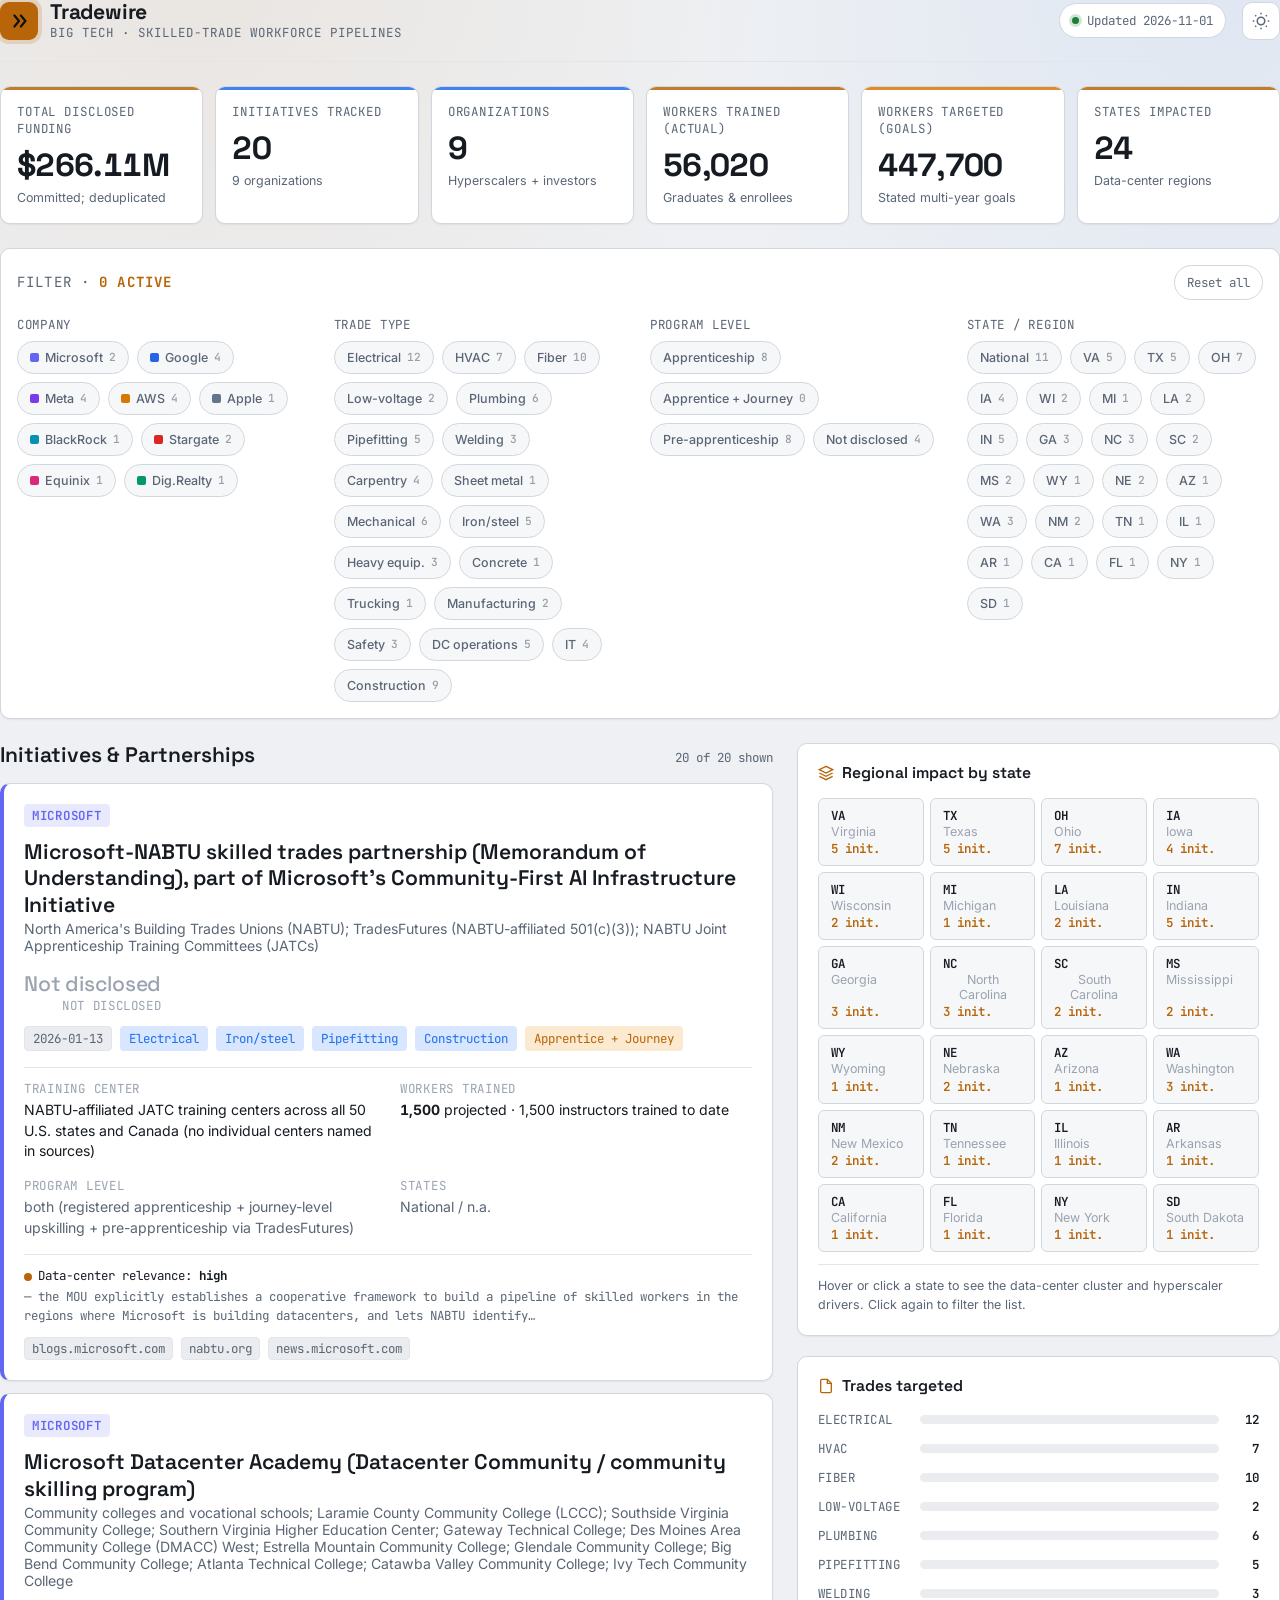
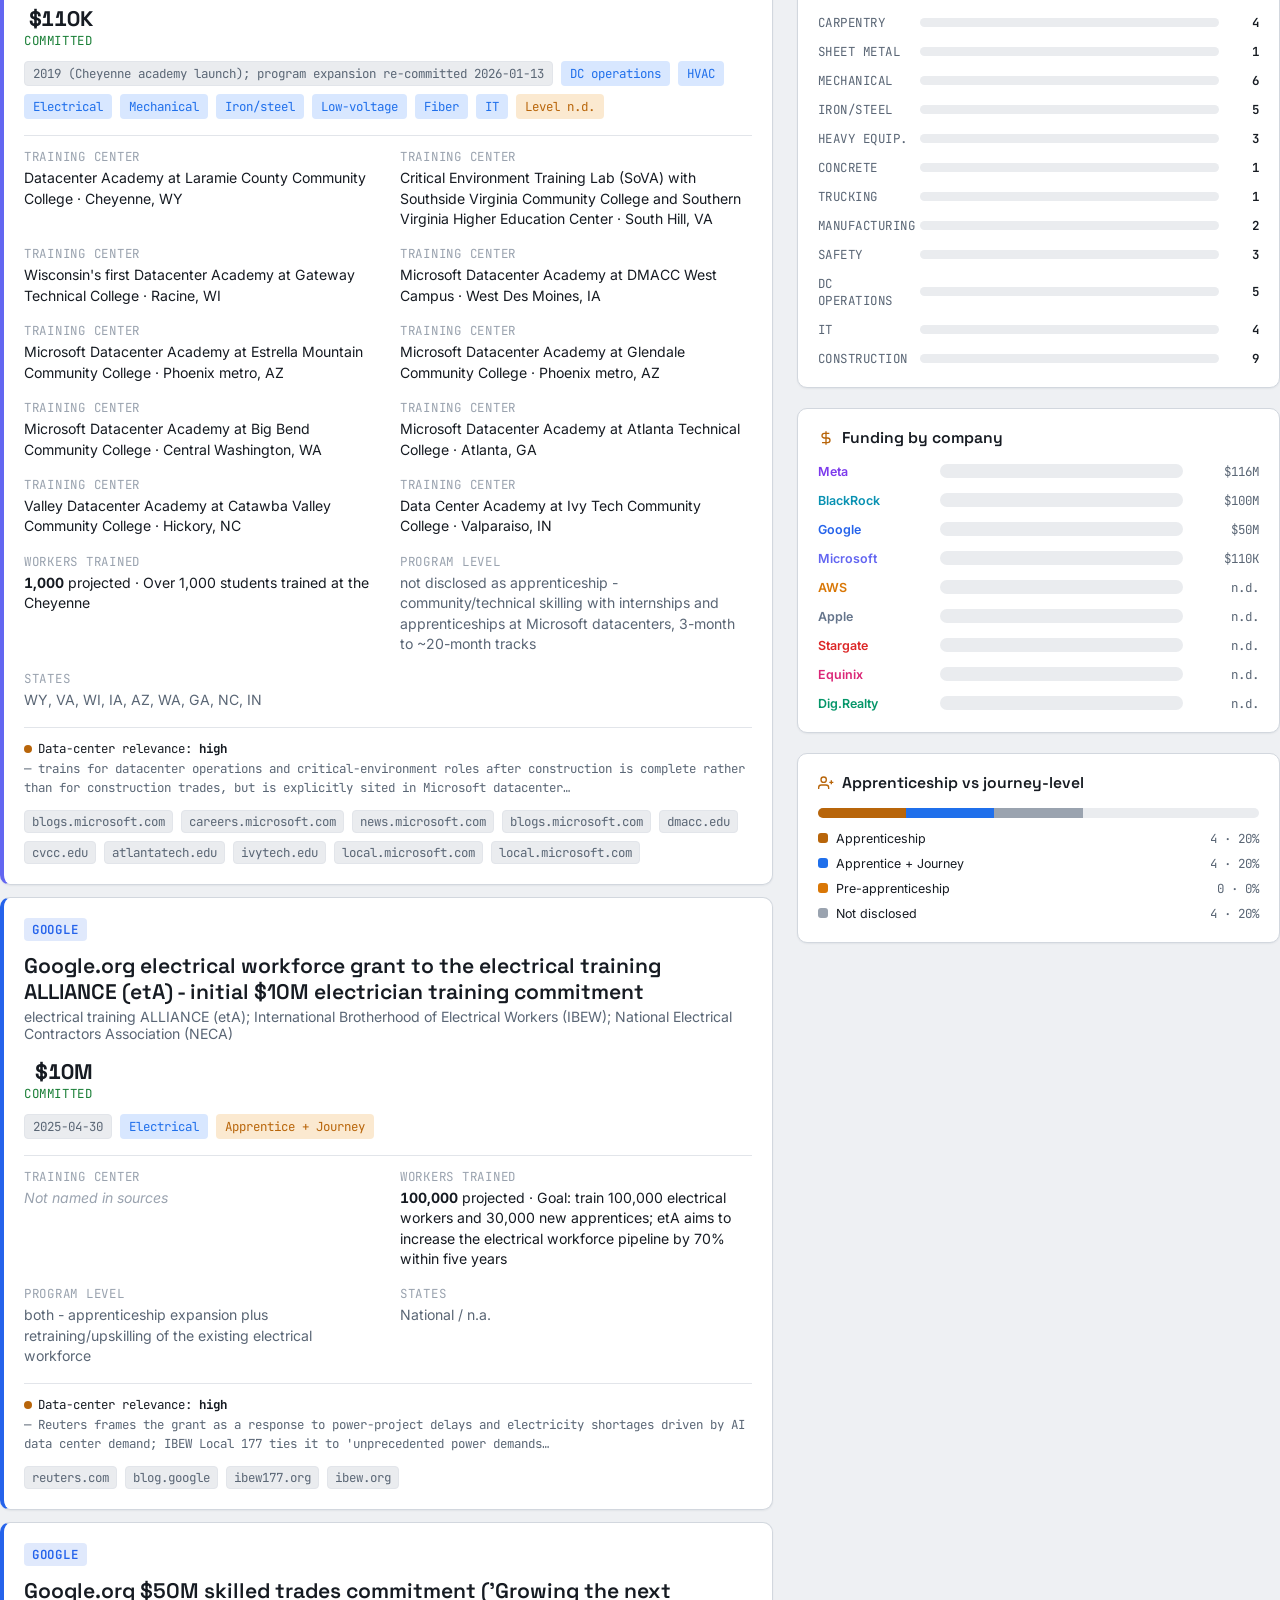
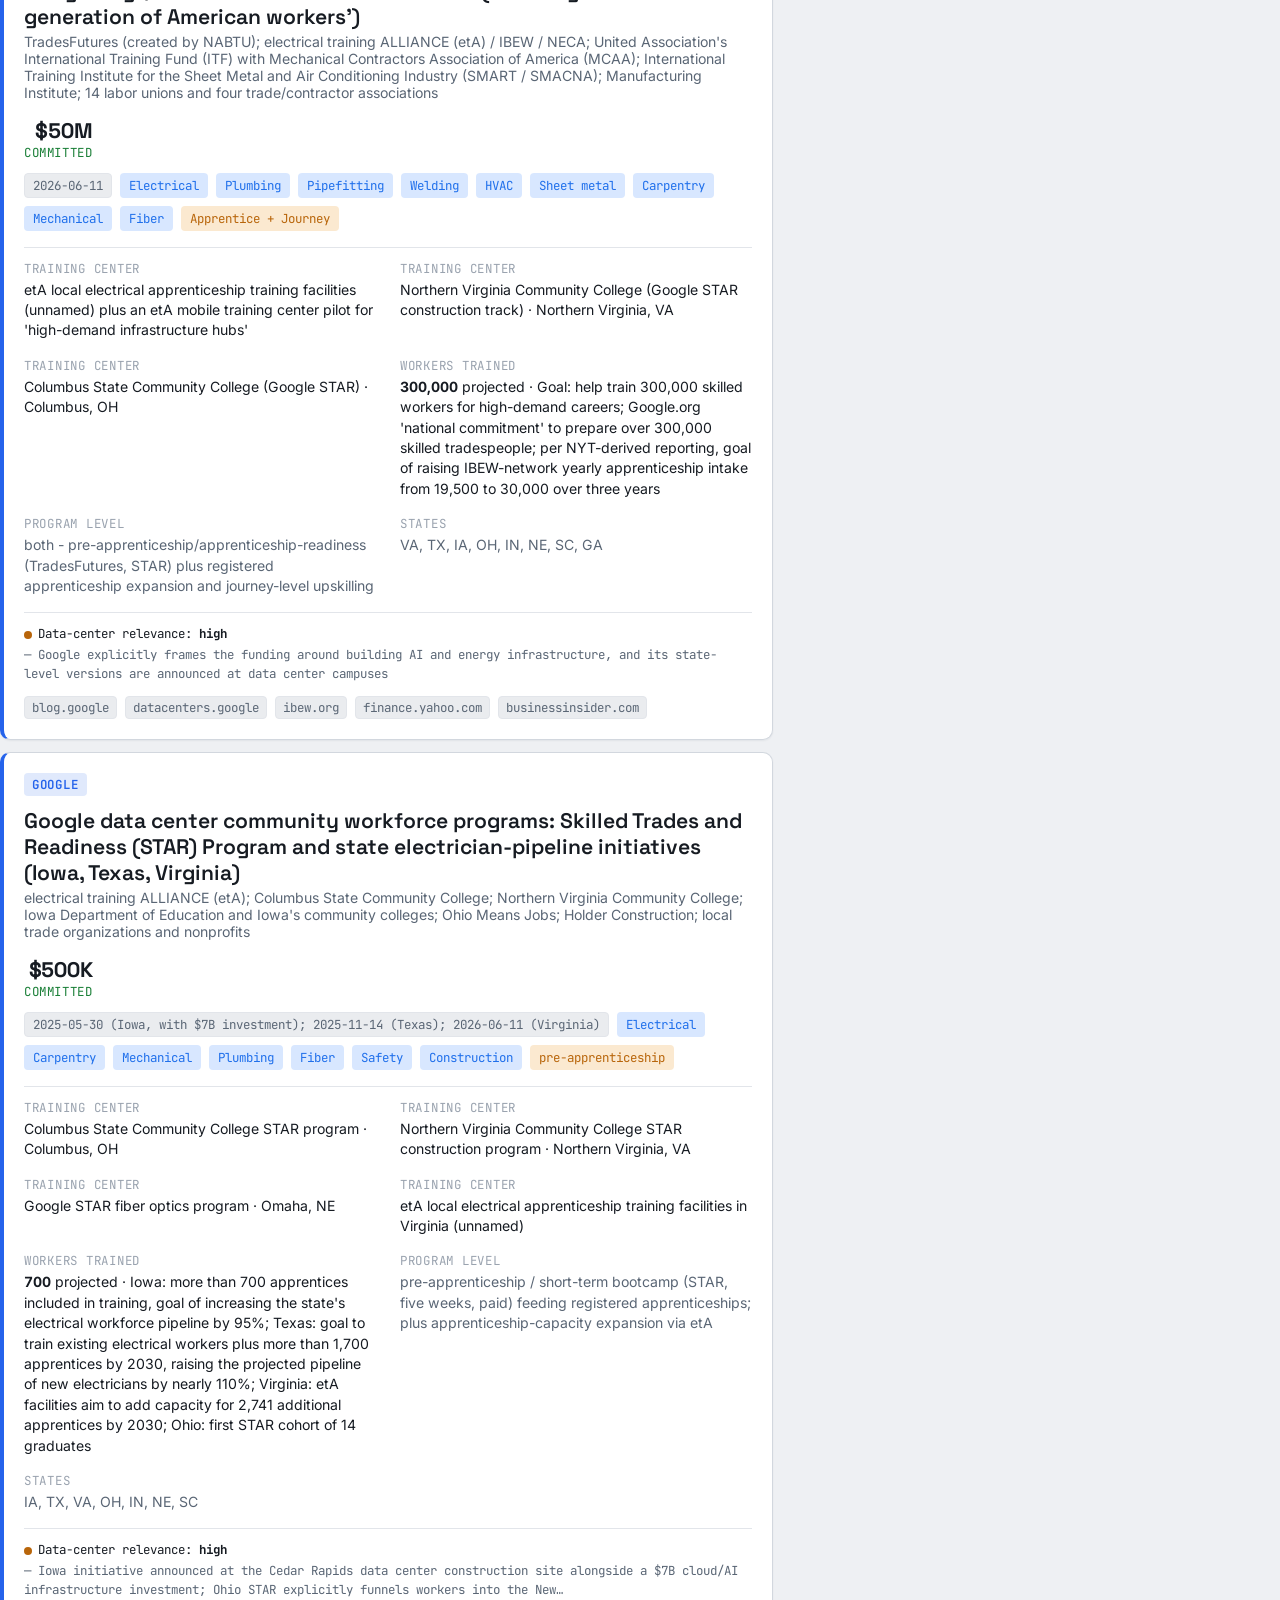
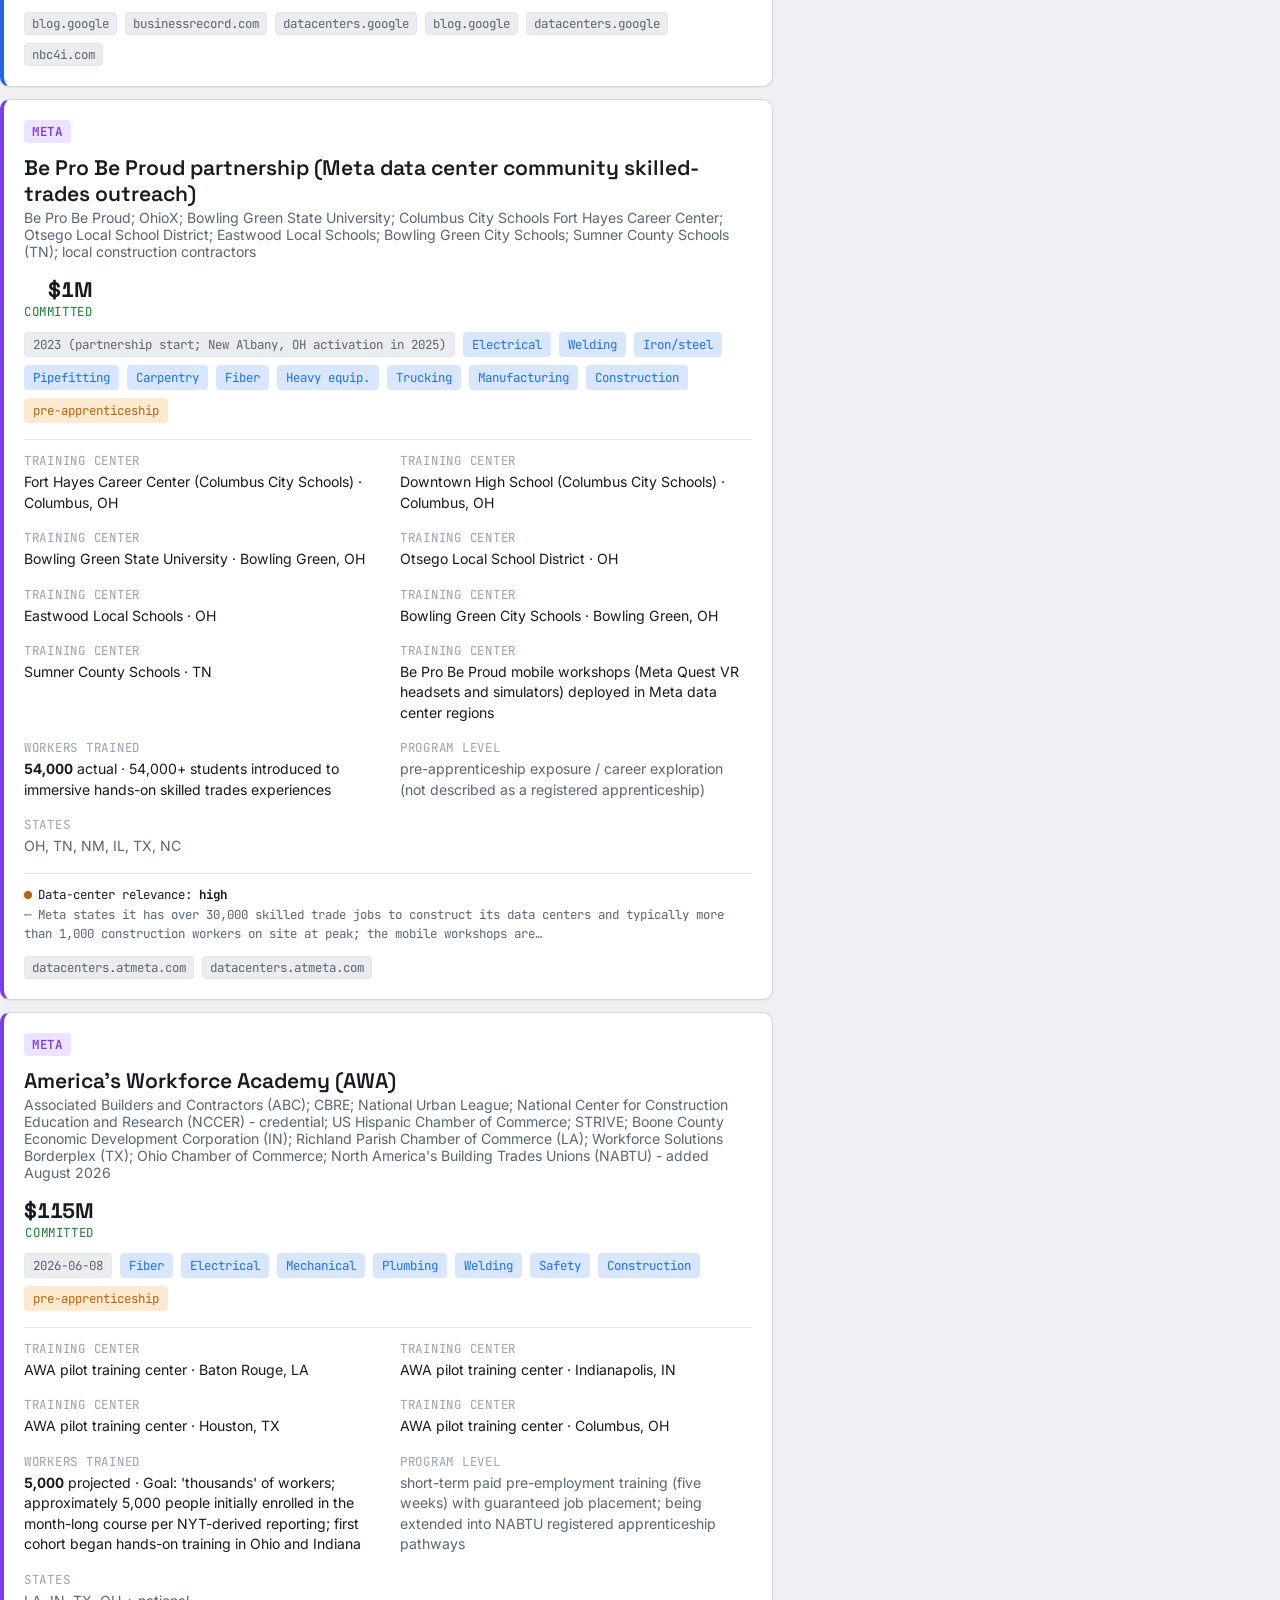
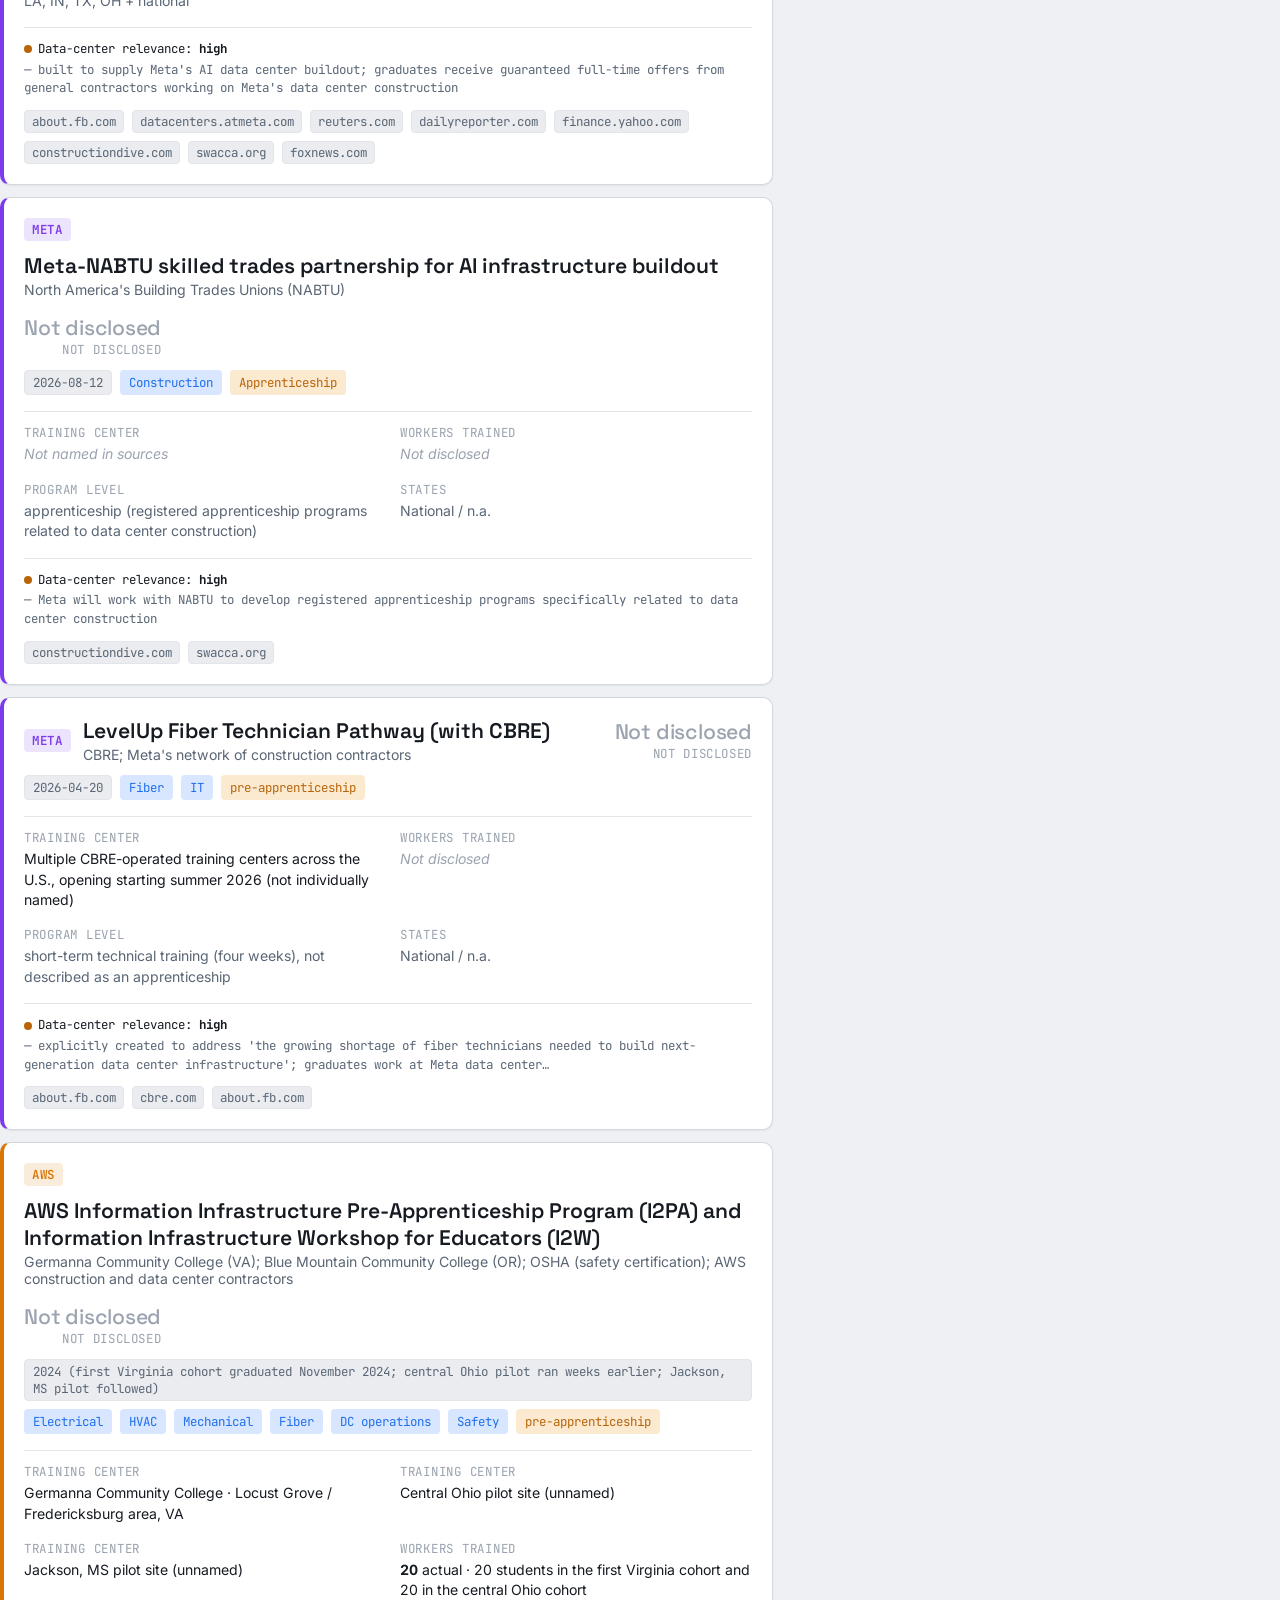
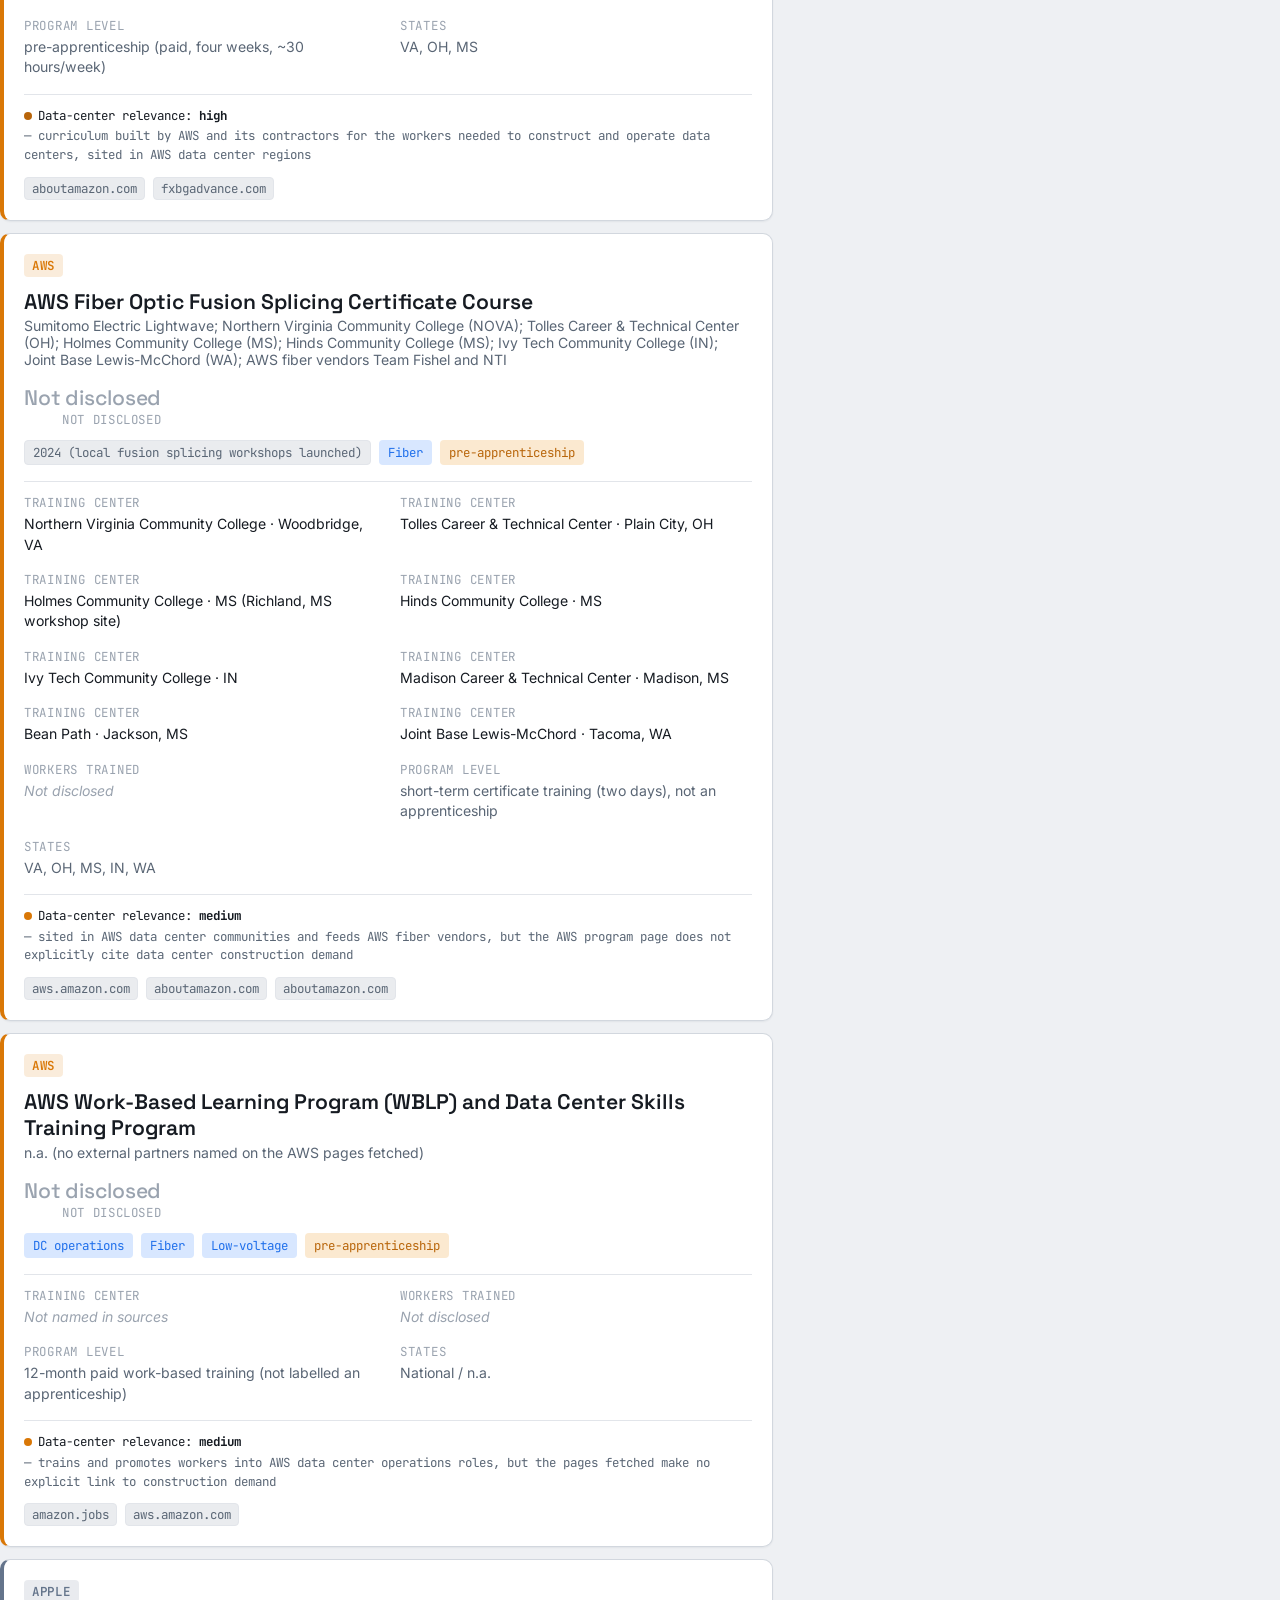
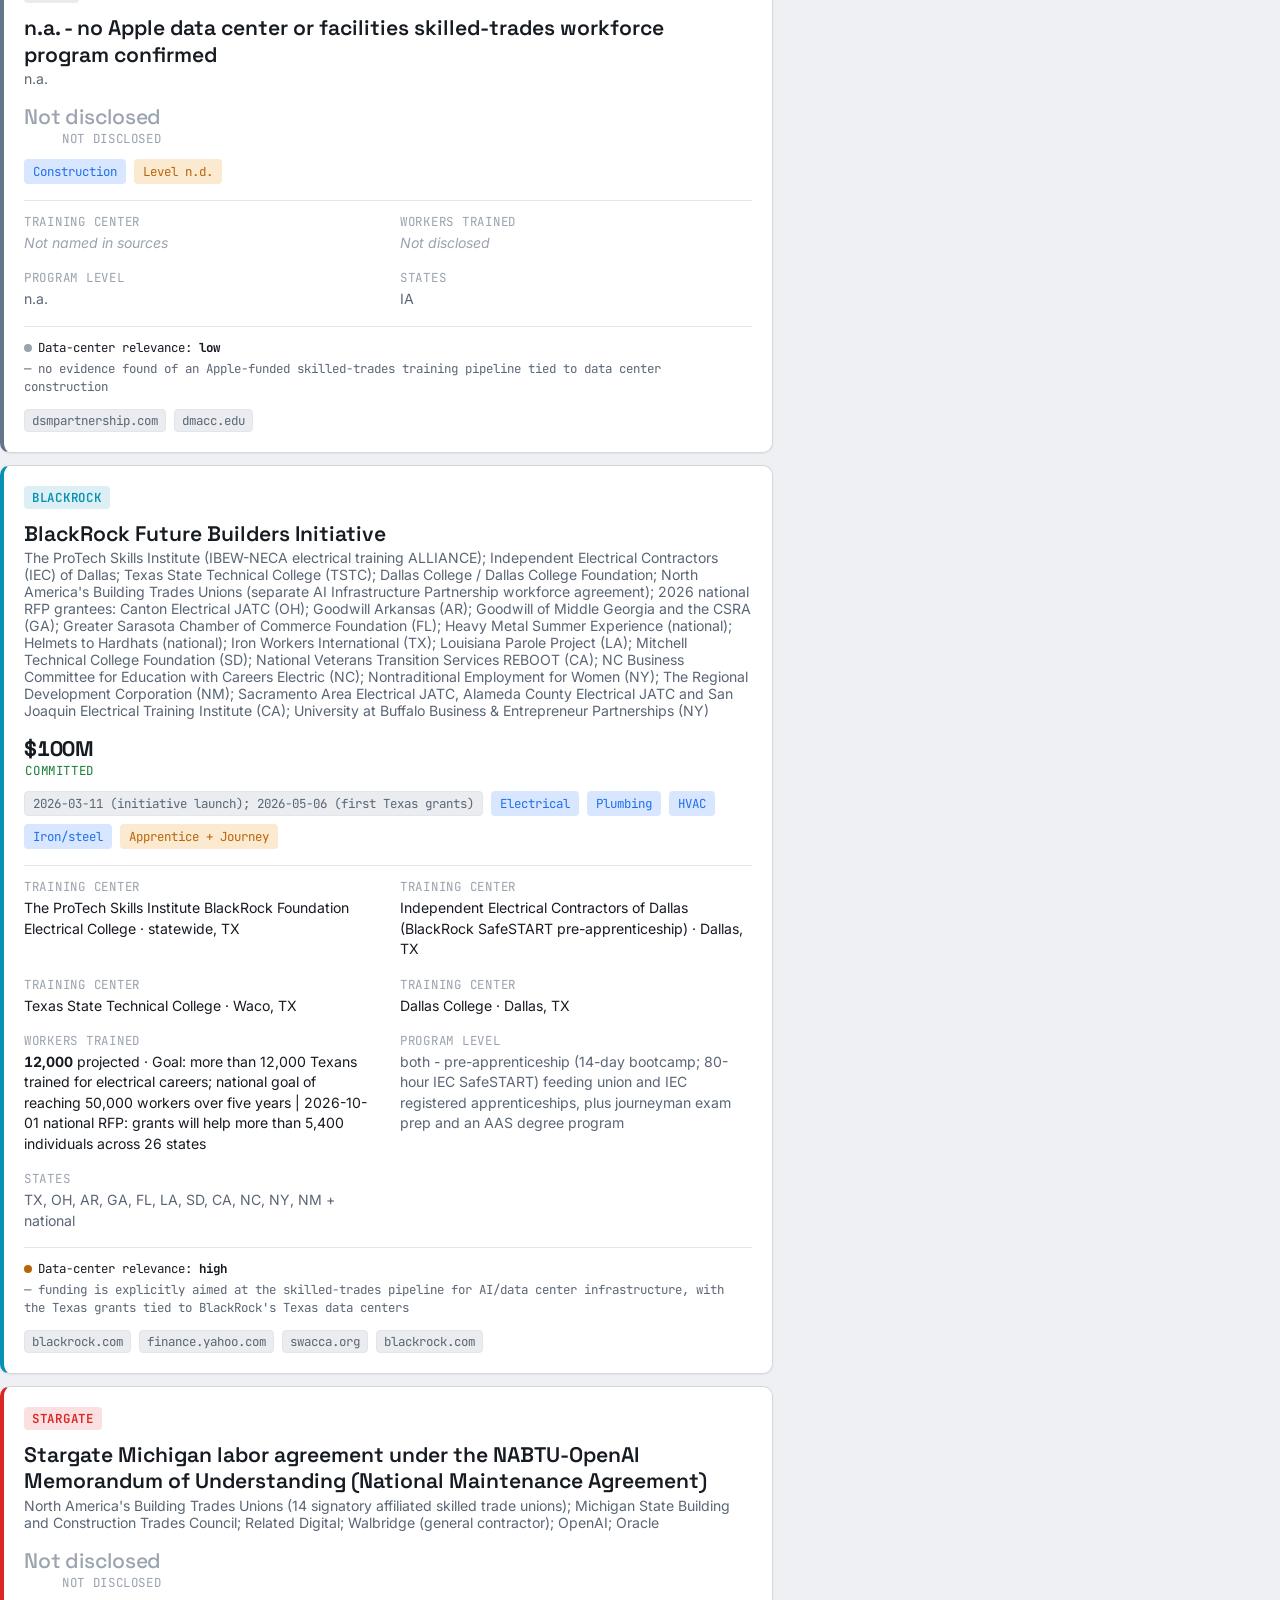
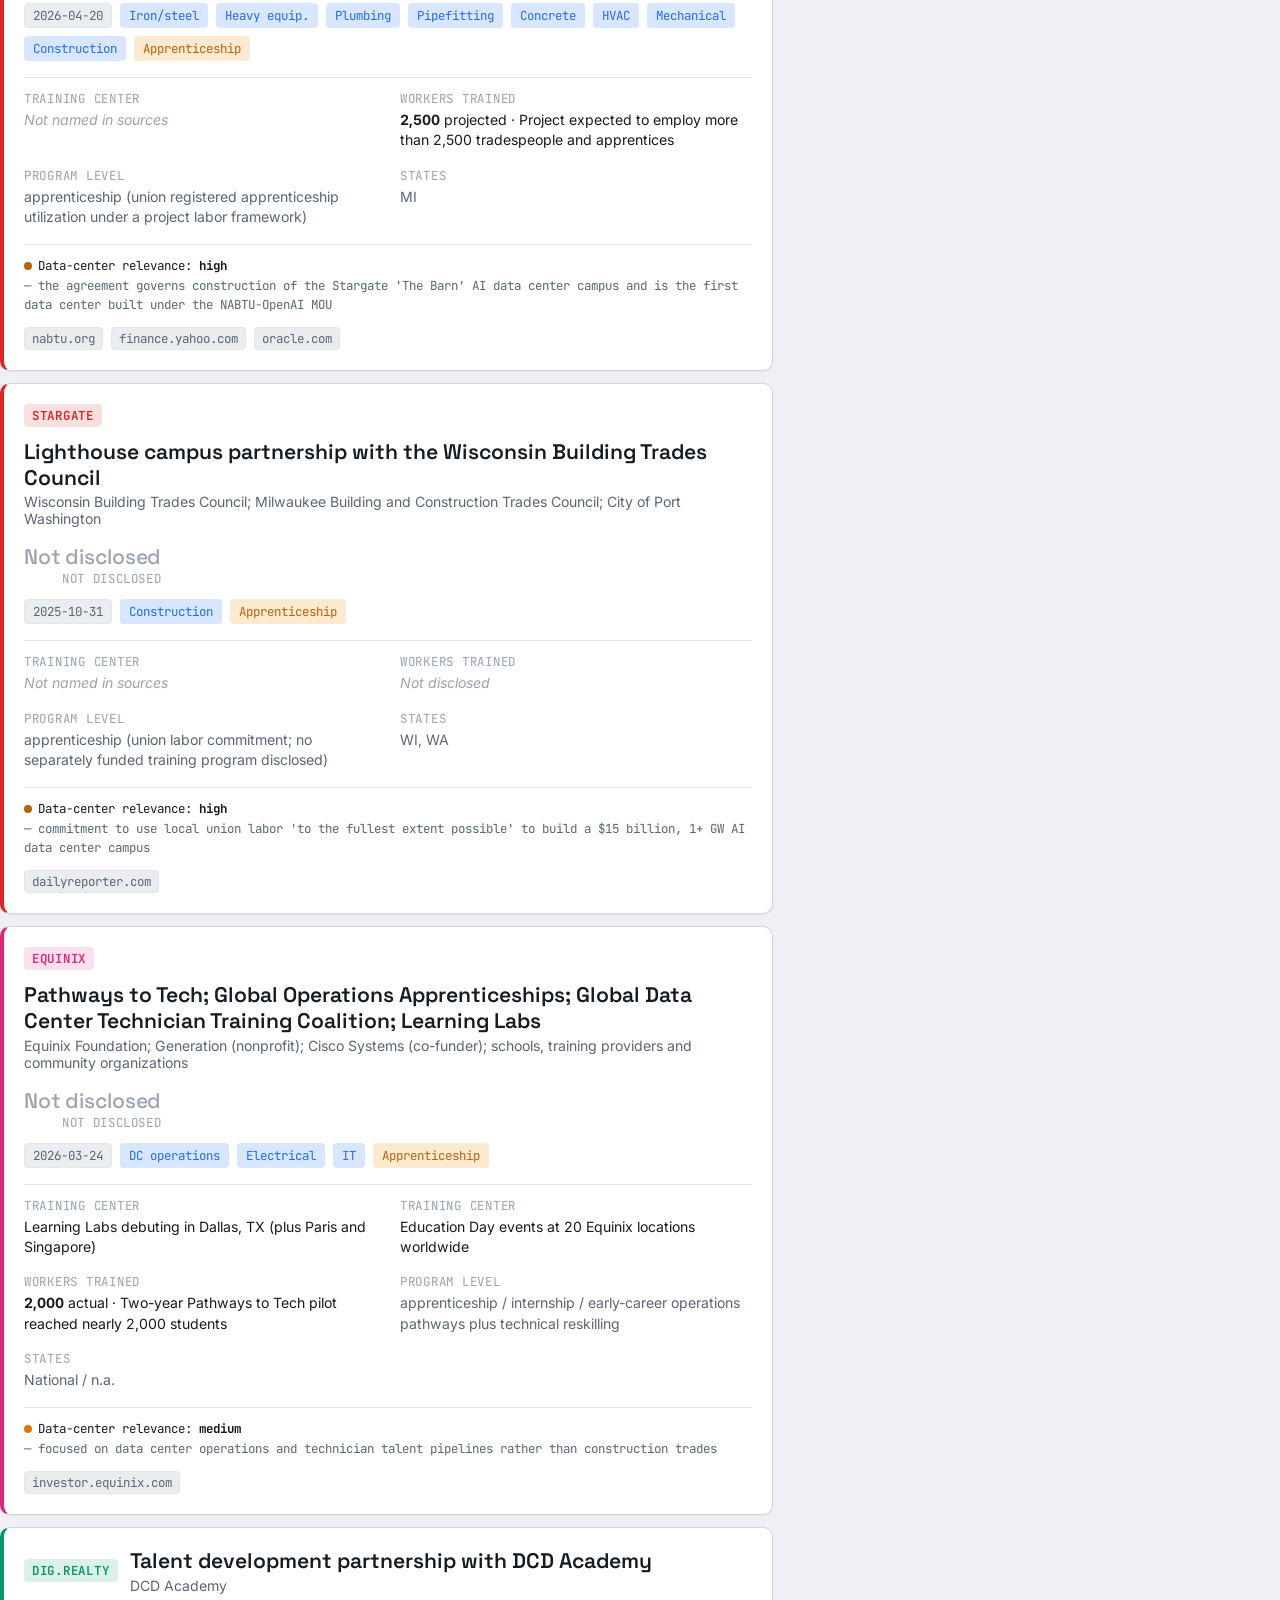
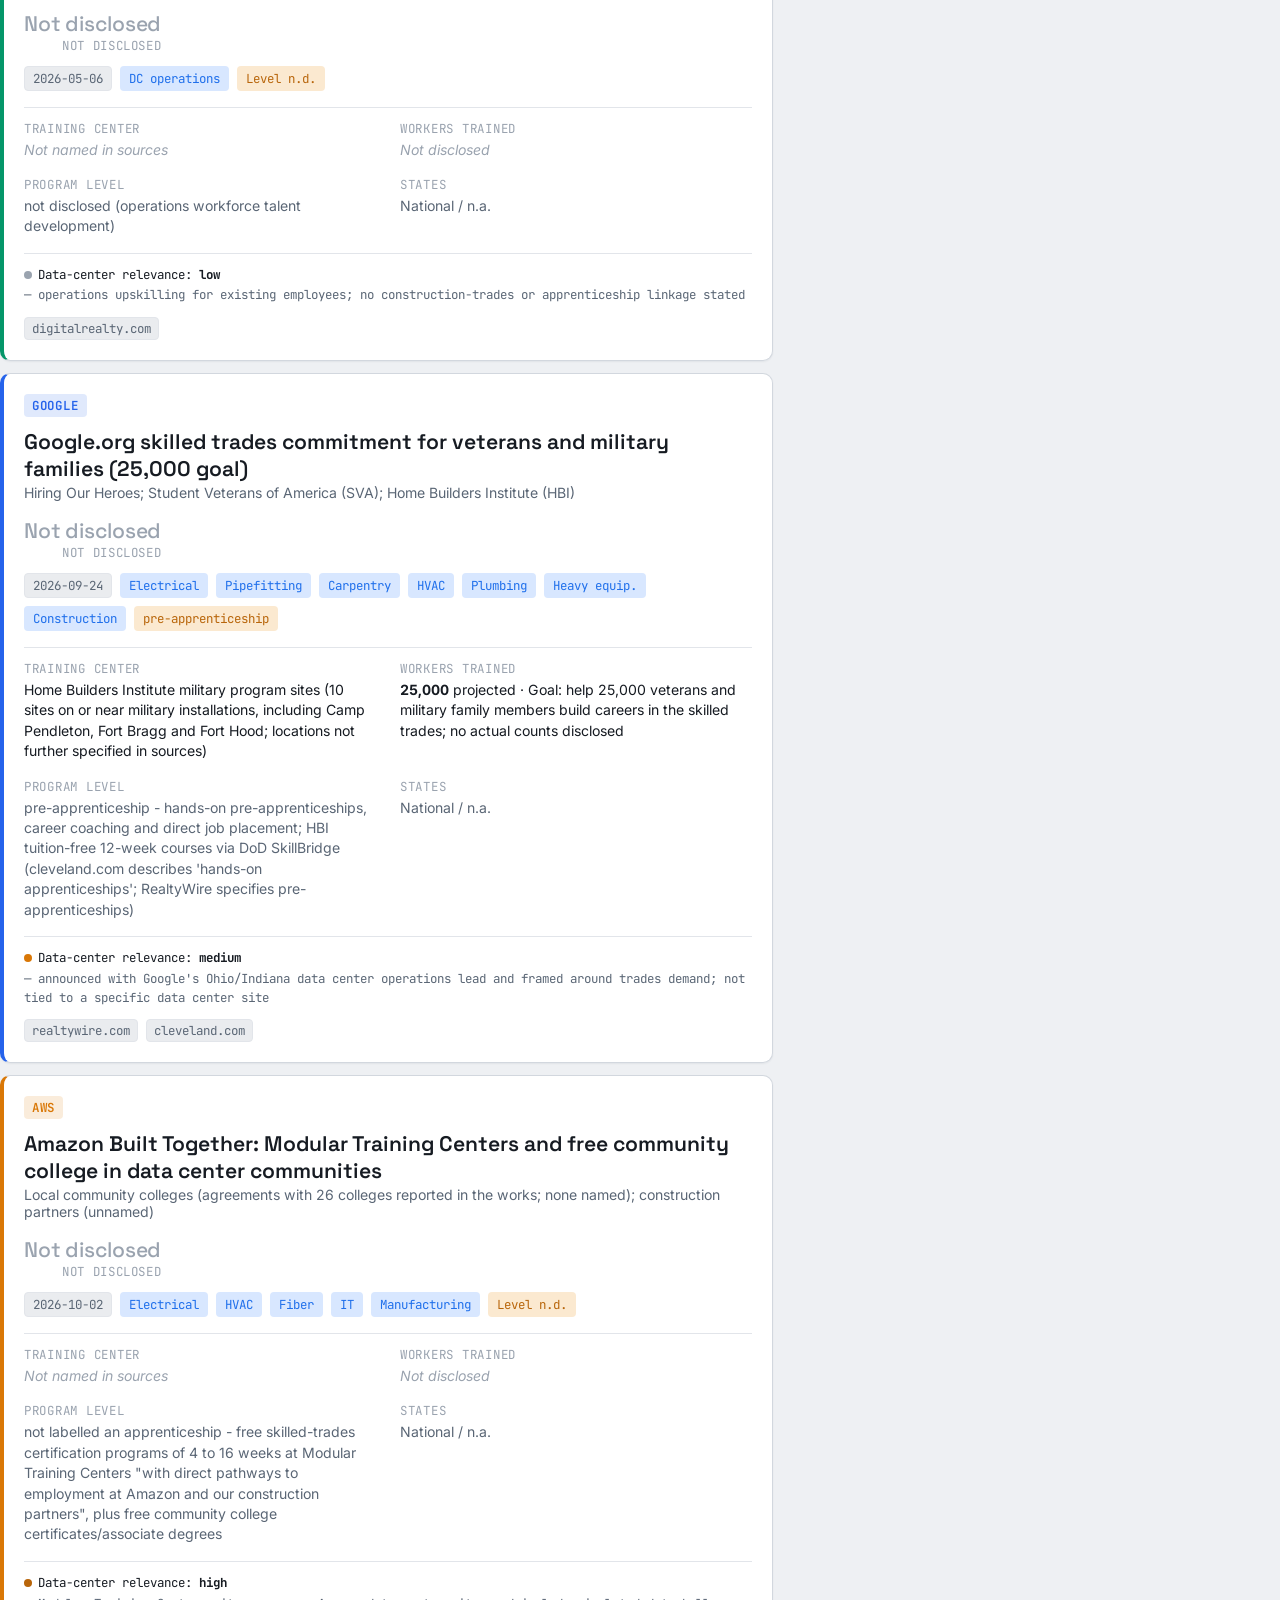
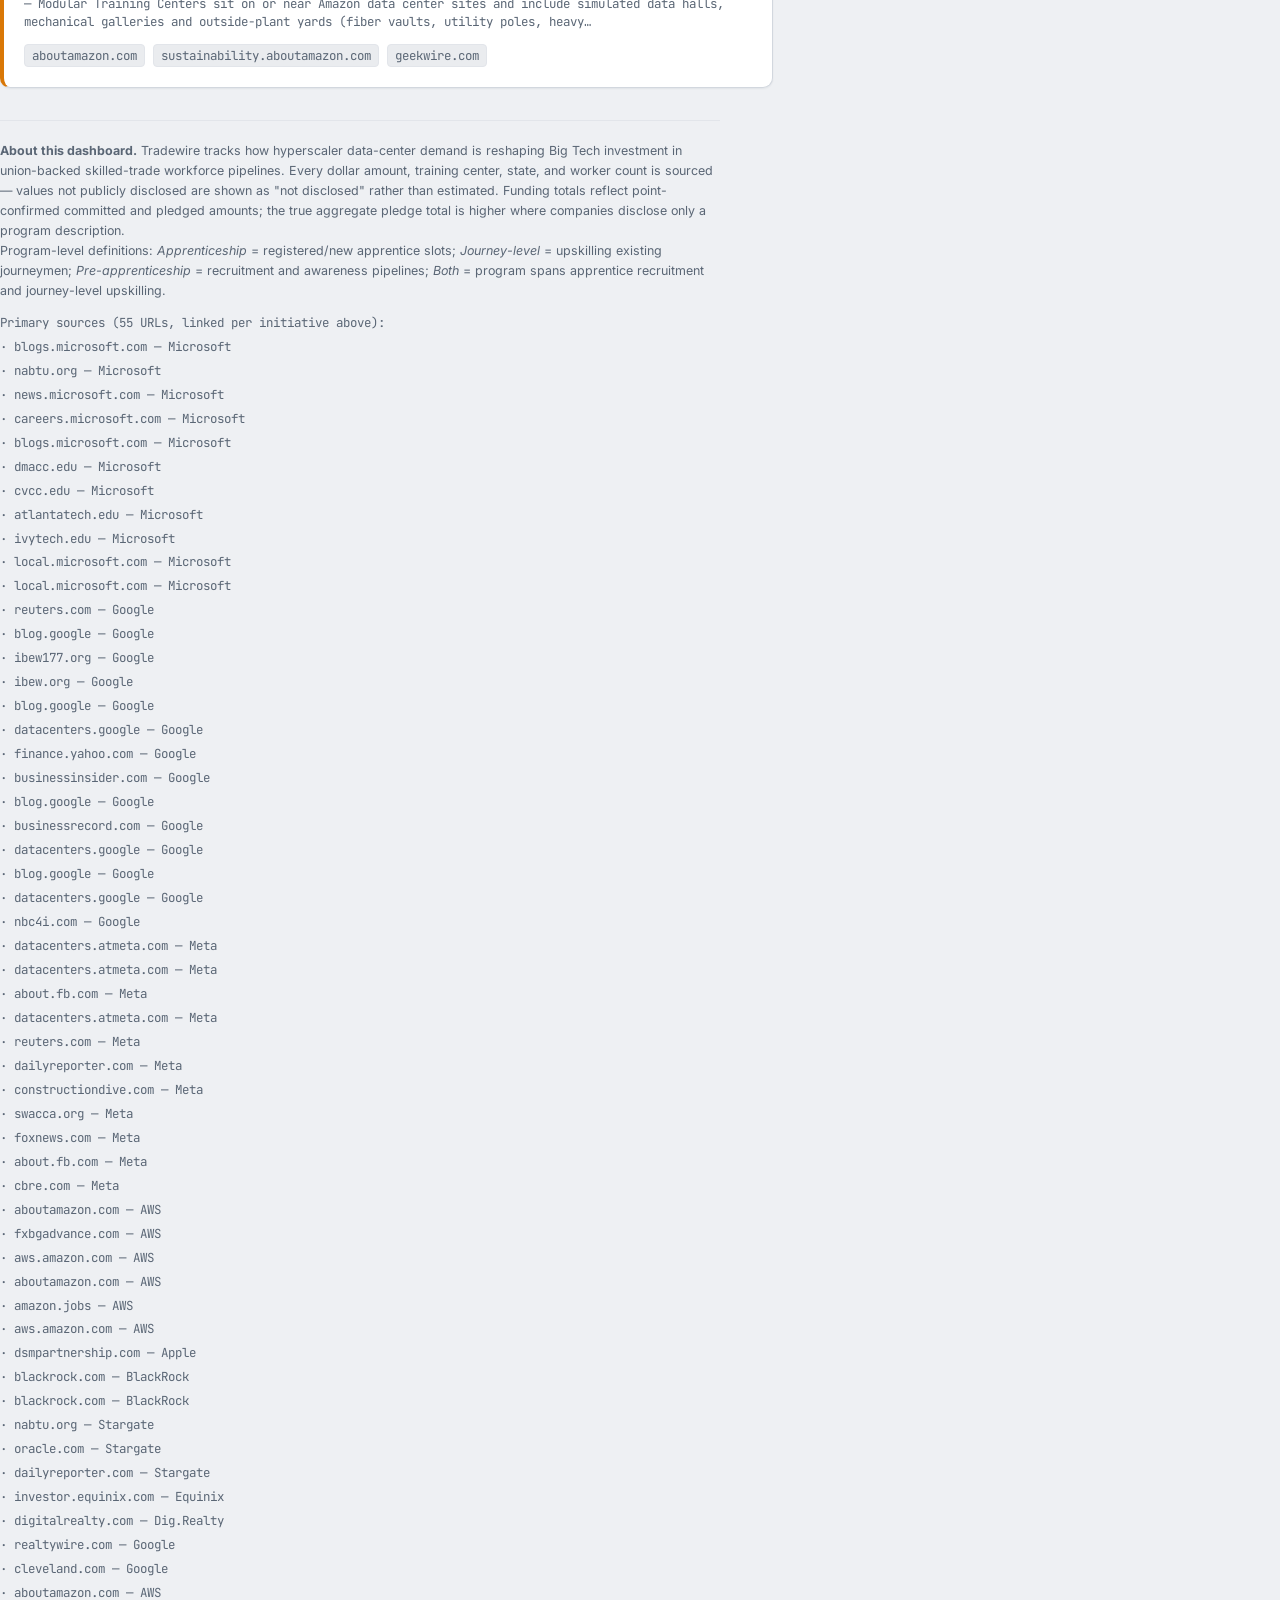
<file: index.html>
<!DOCTYPE html>
<html lang="en" data-theme="dark">
<head>
<meta charset="UTF-8" />
<meta name="viewport" content="width=device-width, initial-scale=1.0" />
<title>Tradewire — Big Tech Skilled-Trade Workforce Pipeline</title>
<meta name="description" content="Dashboard tracking hyperscaler investments in union-backed skilled-trade workforce pipelines driven by data-center demand." />
<link rel="preconnect" href="https://fonts.googleapis.com" />
<link rel="preconnect" href="https://fonts.gstatic.com" crossorigin />
<link rel="stylesheet" href="styles.css" />
<link rel="icon" href="data:image/svg+xml,<svg xmlns='http://www.w3.org/2000/svg' viewBox='0 0 24 24'><rect width='24' height='24' rx='5' fill='%23f5a623'/><path d='M7 6l5 6-5 6M14 6l5 6-5 6' stroke='%230d1117' stroke-width='2.4' fill='none' stroke-linecap='round' stroke-linejoin='round'/></svg>" />
</head>
<body>
<div class="shell">

  <!-- ============ TOP BAR ============ -->
  <header class="topbar">
    <div class="brand">
      <span class="brand-mark" aria-hidden="true">
        <svg viewBox="0 0 24 24" fill="none" stroke="currentColor" stroke-width="2.4" stroke-linecap="round" stroke-linejoin="round"><path d="M7 6l5 6-5 6M14 6l5 6-5 6"/></svg>
      </span>
      <div class="brand-text">
        <h1>Tradewire</h1>
        <div class="sub">Big Tech · Skilled-Trade Workforce Pipelines</div>
      </div>
    </div>
    <div class="topbar-spacer"></div>
    <span class="meta-chip"><span class="dot"></span><span id="lastUpdated">Live dataset</span></span>
    <button class="theme-toggle" data-theme-toggle aria-label="Switch to light mode">
      <svg width="18" height="18" viewBox="0 0 24 24" fill="none" stroke="currentColor" stroke-width="2"><circle cx="12" cy="12" r="5"/><path d="M12 1v2M12 21v2M4.22 4.22l1.42 1.42M18.36 18.36l1.42 1.42M1 12h2M21 12h2M4.22 19.78l1.42-1.42M18.36 5.64l1.42-1.42"/></svg>
    </button>
  </header>

  <!-- ============ KPI ROW ============ -->
  <section class="kpi-row" id="kpiRow" aria-label="Key metrics"></section>

  <!-- ============ FILTER BAR ============ -->
  <section class="filters" aria-label="Filters">
    <div class="filter-head">
      <span class="filter-title">Filter · <b id="filterCount">0 active</b></span>
      <button class="reset-btn" id="resetBtn">Reset all</button>
    </div>
    <div class="filter-grid">
      <div class="filter-group">
        <label>Company</label>
        <div class="chip-row" id="fCompany"></div>
      </div>
      <div class="filter-group">
        <label>Trade type</label>
        <div class="chip-row" id="fTrade"></div>
      </div>
      <div class="filter-group">
        <label>Program level</label>
        <div class="chip-row" id="fProgram"></div>
      </div>
      <div class="filter-group">
        <label>State / region</label>
        <div class="chip-row" id="fState"></div>
      </div>
    </div>
  </section>

  <!-- ============ MAIN GRID ============ -->
  <div class="main-grid">

    <!-- LEFT: initiative list -->
    <main>
      <div class="section-head">
        <h2>Initiatives &amp; Partnerships</h2>
        <span class="count" id="initCount"></span>
      </div>
      <div class="init-list" id="initList"></div>
    </main>

    <!-- RIGHT: sidebar -->
    <aside>
      <div class="panel">
        <h3><span class="h-ico"><svg width="16" height="16" viewBox="0 0 24 24" fill="none" stroke="currentColor" stroke-width="2"><path d="M12 2L2 7l10 5 10-5-10-5z"/><path d="M2 17l10 5 10-5M2 12l10 5 10-5"/></svg></span>Regional impact by state</h3>
        <div class="state-grid" id="stateGrid"></div>
        <div class="state-note" id="stateNote">Hover or click a state to see the data-center cluster and hyperscaler drivers. Click again to filter the list.</div>
      </div>

      <div class="panel">
        <h3><span class="h-ico"><svg width="16" height="16" viewBox="0 0 24 24" fill="none" stroke="currentColor" stroke-width="2"><path d="M14 2H6a2 2 0 00-2 2v16a2 2 0 002 2h12a2 2 0 002-2V8z"/><path d="M14 2v6h6"/></svg></span>Trades targeted</h3>
        <div class="trade-list" id="tradeList"></div>
      </div>

      <div class="panel">
        <h3><span class="h-ico"><svg width="16" height="16" viewBox="0 0 24 24" fill="none" stroke="currentColor" stroke-width="2"><path d="M12 2v20M17 5H9.5a3.5 3.5 0 100 7h5a3.5 3.5 0 110 7H6"/></svg></span>Funding by company</h3>
        <div class="company-bars" id="companyBars"></div>
      </div>

      <div class="panel">
        <h3><span class="h-ico"><svg width="16" height="16" viewBox="0 0 24 24" fill="none" stroke="currentColor" stroke-width="2"><path d="M16 21v-2a4 4 0 00-4-4H5a4 4 0 00-4 4v2"/><circle cx="8.5" cy="7" r="4"/><path d="M20 8v6M23 11h-6"/></svg></span>Apprenticeship vs journey-level</h3>
        <div class="prog-split" id="progSplit"></div>
        <div class="prog-legend" id="progLegend"></div>
      </div>
    </aside>

  </div>

  <!-- ============ FOOTNOTE ============ -->
  <footer class="foot-note">
    <p><strong>About this dashboard.</strong> Tradewire tracks how hyperscaler data-center demand is reshaping Big Tech investment in union-backed skilled-trade workforce pipelines. Every dollar amount, training center, state, and worker count is sourced — values not publicly disclosed are shown as "not disclosed" rather than estimated. Funding totals reflect point-confirmed committed and pledged amounts; the true aggregate pledge total is higher where companies disclose only a program description.</p>
    <p>Program-level definitions: <em>Apprenticeship</em> = registered/new apprentice slots; <em>Journey-level</em> = upskilling existing journeymen; <em>Pre-apprenticeship</em> = recruitment and awareness pipelines; <em>Both</em> = program spans apprentice recruitment and journey-level upskilling.</p>
    <div class="src-list" id="allSources"></div>
  </footer>

</div>

<script src="data.js"></script>
<script src="app.js"></script>
<script data-pplx-inline-edit>
(function () {
  if (window === window.top) return;

  const allowedParentOrigins = ["https://www.perplexity.ai","https://perplexity.ai","https://testing.perplexity.ai","https://staging.perplexity.ai","https://*.preview.i.perplexity.ai","http://perplexity.localhost","http://localhost:1420","http://127.0.0.1:1420","http://localhost:3000","http://127.0.0.1:3000","http://localhost:5173","http://127.0.0.1:5173"];
  const MAX_FONT_BYTES = 500 * 1024;
  const MAX_TOTAL_FONT_BYTES = 2 * 1024 * 1024;
  let scrollForwarding = false;
  let scrollRaf = 0;
  let trustedTopOrigin = null;

  // Allow entries like "https://*.preview.i.perplexity.ai" — the wildcard
  // matches a single DNS label (no dots), so "https://*.foo" cannot stretch
  // across multiple labels.
  function matchesAllowedOrigin(origin) {
    if (!origin) return false;
    for (const entry of allowedParentOrigins) {
      if (!entry.includes("*")) {
        if (entry === origin) return true;
        continue;
      }
      const pattern = new RegExp(
        "^" +
          entry.replace(/[.+?^${}()|[\]\\]/g, "\\$&").replace(/\*/g, "[^.]+") +
          "$",
      );
      if (pattern.test(origin)) return true;
    }
    return false;
  }

  // Trust decision: when the sender is same-origin-visible (event.origin is a
  // real origin like https://www.perplexity.ai) we trust event.origin directly.
  // When event.origin is "null" (opaque broker srcdoc), we fall back to the
  // broker's stamped `parentOrigin` to identify the top window. The fallback
  // is claim-only — we rely on the browser's native `targetOrigin` enforcement
  // on the response path (see postToTrustedTop) to ensure replies can't be
  // delivered to anyone but the actual top window of that claimed origin.
  function getTrustedParentOrigin(event) {
    const forwardedParentOrigin =
      typeof event.data.parentOrigin === "string" ? event.data.parentOrigin : null;
    const parentOrigin = event.origin === "null" ? forwardedParentOrigin : event.origin;
    return matchesAllowedOrigin(parentOrigin) ? parentOrigin : null;
  }

  // All responses go to window.top with targetOrigin = the allowlisted origin.
  // An attacker that iframes us inside their own null-origin broker can claim
  // any parentOrigin they like, but the browser will drop the reply whenever
  // the real top's origin doesn't match — so the screenshot never leaves.
  function postToTrustedTop(message) {
    if (!trustedTopOrigin) return;
    try {
      window.top.postMessage(message, trustedTopOrigin);
    } catch (_error) {}
  }

  function inlineAll(original, clone) {
    if (original.nodeType !== 1 || clone.nodeType !== 1) return;

    try {
      const computedStyle = getComputedStyle(original);
      // cssText on a computed style is the serialized declaration in modern
      // Chromium/Safari — a single read beats enumerating ~400 longhand
      // properties. Firefox returns "" here, so we fall back on empty.
      const serialized = computedStyle.cssText;
      if (serialized) {
        clone.style.cssText = serialized;
      } else {
        const parts = new Array(computedStyle.length);
        for (let index = 0; index < computedStyle.length; index += 1) {
          const property = computedStyle[index];
          parts[index] = `${property}:${computedStyle.getPropertyValue(property)};`;
        }
        clone.style.cssText = parts.join("");
      }
    } catch (_error) {}

    const originalChildren = original.children;
    const clonedChildren = clone.children;
    for (
      let index = 0;
      index < originalChildren.length && index < clonedChildren.length;
      index += 1
    ) {
      inlineAll(originalChildren[index], clonedChildren[index]);
    }
  }

  function extractFontUrl(srcValue) {
    const matches = [
      ...srcValue.matchAll(
        /url\(["']?([^"')]+)["']?\)(?:\s*format\(["']?([^"')]+)["']?\))?/gi,
      ),
    ];
    if (matches.length === 0) return null;
    const woff2 = matches.find((m) => m[2] && m[2].toLowerCase().includes("woff2"));
    if (woff2) return woff2[1];
    const woff = matches.find((m) => m[2] && m[2].toLowerCase().includes("woff"));
    if (woff) return woff[1];
    return matches[0][1];
  }

  // Cache resolved font URL -> data URI across captures. Fonts on a page
  // essentially never change, and a batch run emits multiple captures back to
  // back — without this we'd refetch + re-base64 every time.
  const fontDataUriCache = new Map();
  const SRC_DECLARATION_RE = /src\s*:\s*[^;}]+/i;

  async function fetchAsDataUri(url) {
    if (fontDataUriCache.has(url)) return fontDataUriCache.get(url);
    let dataUri = null;
    try {
      const response = await fetch(url, { mode: "cors", credentials: "omit" });
      if (response.ok) {
        const blob = await response.blob();
        if (blob.size <= MAX_FONT_BYTES) {
          dataUri = await new Promise((resolve) => {
            const reader = new FileReader();
            reader.onloadend = () =>
              resolve(typeof reader.result === "string" ? reader.result : null);
            reader.onerror = () => resolve(null);
            reader.readAsDataURL(blob);
          });
        }
      }
    } catch (_error) {
      dataUri = null;
    }
    fontDataUriCache.set(url, dataUri);
    return dataUri;
  }

  function collectFontFaceRuleTexts() {
    const rules = [];
    for (const sheet of document.styleSheets) {
      let cssRules;
      try {
        cssRules = sheet.cssRules;
      } catch (_error) {
        continue;
      }
      if (!cssRules) continue;
      for (const rule of cssRules) {
        const cssText = rule.cssText || "";
        if (cssText.startsWith("@font-face")) rules.push(cssText);
      }
    }
    return rules;
  }

  async function buildInlinedFontCss() {
    const ruleTexts = collectFontFaceRuleTexts();
    if (ruleTexts.length === 0) return null;

    const resolved = ruleTexts.map((cssText) => {
      if (!SRC_DECLARATION_RE.test(cssText)) return null;
      const srcMatch = cssText.match(/src\s*:\s*([^;}]+)[;}]/i);
      if (!srcMatch) return null;
      const url = extractFontUrl(srcMatch[1]);
      if (!url) return null;
      try {
        return { cssText, url: new URL(url, document.baseURI).href };
      } catch (_error) {
        return null;
      }
    });

    const dataUris = await Promise.all(
      resolved.map((entry) => (entry ? fetchAsDataUri(entry.url) : Promise.resolve(null))),
    );

    const inlined = [];
    let totalBytes = 0;
    for (let index = 0; index < resolved.length; index += 1) {
      const entry = resolved[index];
      const dataUri = dataUris[index];
      if (!entry || !dataUri) continue;
      const approxBytes = dataUri.length * 0.75;
      if (totalBytes + approxBytes > MAX_TOTAL_FONT_BYTES) break;
      totalBytes += approxBytes;
      inlined.push(entry.cssText.replace(SRC_DECLARATION_RE, `src: url("${dataUri}")`));
    }
    return inlined.length > 0 ? inlined.join("\n") : null;
  }

  function stripExternal(clone) {
    const images = clone.querySelectorAll("img");
    for (let index = 0; index < images.length; index += 1) {
      const src = images[index].getAttribute("src");
      if (src && !src.startsWith("data:")) images[index].removeAttribute("src");
    }

    const elements = clone.querySelectorAll("*");
    for (let index = 0; index < elements.length; index += 1) {
      const style = elements[index].style.cssText;
      if (style && style.includes("url(")) {
        elements[index].style.cssText = style.replace(
          /url\(["']?(?!data:)[^)"']*["']?\)/gi,
          "none",
        );
      }
    }
  }

  function emitScroll() {
    scrollRaf = 0;
    if (!scrollForwarding) return;
    postToTrustedTop({
      type: "INLINE_EDIT_SCROLL",
      scrollX: window.scrollX,
      scrollY: window.scrollY,
    });
  }

  window.addEventListener(
    "scroll",
    function () {
      if (!scrollForwarding || scrollRaf) return;
      scrollRaf = requestAnimationFrame(emitScroll);
    },
    { passive: true, capture: true },
  );

  async function handleCaptureRequest(event) {
    const requestId = event.data.requestId;
    const scrollX = window.scrollX;
    const scrollY = window.scrollY;
    const width = window.innerWidth;
    const height = window.innerHeight;

    function postResult(dataUrl) {
      postToTrustedTop({
        type: "INLINE_EDIT_SCREENSHOT_RESULT",
        requestId,
        dataUrl,
        scrollX,
        scrollY,
      });
    }

    try {
      // Wait for any pending web fonts to resolve so both inline metrics and
      // the @font-face inlining below see the same loaded faces.
      if (document.fonts && document.fonts.ready) {
        try {
          await document.fonts.ready;
        } catch (_error) {}
      }

      const clone = document.documentElement.cloneNode(true);
      inlineAll(document.documentElement, clone);

      const removedNodes = clone.querySelectorAll("script,link[rel=\"stylesheet\"],style");
      for (let index = 0; index < removedNodes.length; index += 1) {
        removedNodes[index].remove();
      }

      stripExternal(clone);

      // Re-embed web fonts as data-URI @font-face rules so the SVG rasterizer
      // can resolve them — external font URLs aren't fetched during
      // foreignObject rendering, which would otherwise force a fallback face
      // and change text metrics.
      const inlinedFontCss = await buildInlinedFontCss();
      if (inlinedFontCss) {
        const styleEl = document.createElement("style");
        styleEl.textContent = inlinedFontCss;
        const head = clone.querySelector("head");
        if (head) head.appendChild(styleEl);
        else clone.insertBefore(styleEl, clone.firstChild);
      }

      const html = new XMLSerializer().serializeToString(clone);
      const svg =
        `<svg xmlns="http://www.w3.org/2000/svg" width="${width}" height="${height}">` +
        '<foreignObject width="100%" height="100%">' +
        `<div xmlns="http://www.w3.org/1999/xhtml" style="width:${width}px;height:${height}px;overflow:hidden">` +
        `<div style="position:relative;left:-${scrollX}px;top:-${scrollY}px">` +
        html +
        "</div></div></foreignObject></svg>";
      const svgUrl = `data:image/svg+xml;charset=utf-8,${encodeURIComponent(svg)}`;
      const image = new Image();
      image.onload = function () {
        const canvas = document.createElement("canvas");
        canvas.width = width;
        canvas.height = height;
        canvas.getContext("2d").drawImage(image, 0, 0);
        postResult(canvas.toDataURL("image/png"));
      };
      image.onerror = function () {
        postResult(null);
      };
      image.src = svgUrl;
    } catch (_error) {
      postResult(null);
    }
  }

  window.addEventListener("message", function (event) {
    if (!event.data) return;
    // Only accept messages from the direct parent frame. Blocks sibling /
    // unrelated-window postMessage senders that could otherwise reach us.
    if (event.source !== window.parent) return;

    const trustedParentOrigin = getTrustedParentOrigin(event);
    if (!trustedParentOrigin) return;
    trustedTopOrigin = trustedParentOrigin;

    if (event.data.type === "INLINE_EDIT_SCROLL_START") {
      scrollForwarding = true;
      emitScroll();
      return;
    }

    if (event.data.type === "INLINE_EDIT_SCROLL_STOP") {
      scrollForwarding = false;
      if (scrollRaf) cancelAnimationFrame(scrollRaf);
      scrollRaf = 0;
      return;
    }

    if (event.data.type !== "INLINE_EDIT_CAPTURE_REQUEST") return;

    handleCaptureRequest(event);
  });
})();


</script></body>
</html>
</file>
<file: styles.css>
/* ============================================================
   TRADEWIRE — Big Tech Skilled-Trade Workforce Dashboard
   Industrial control-room aesthetic: ink surfaces, high-voltage
   amber accent, steel-blue secondary, tabular data.
   ============================================================ */

/* ---- Fonts ---- */
@import url('https://fonts.googleapis.com/css2?family=Space+Grotesk:wght@400;500;600;700&family=Inter:wght@400;500;600;700&family=JetBrains+Mono:wght@400;500;600&display=swap');

/* ---- Design tokens ---- */
:root,
[data-theme='light'] {
  --font-display: 'Space Grotesk', system-ui, sans-serif;
  --font-body: 'Inter', system-ui, sans-serif;
  --font-mono: 'JetBrains Mono', ui-monospace, monospace;

  --color-bg: #eef0f3;
  --color-surface: #ffffff;
  --color-surface-2: #f6f7f9;
  --color-surface-3: #eaecef;
  --color-divider: #e2e5ea;
  --color-border: #d2d7de;

  --color-text: #161b22;
  --color-text-muted: #5a6675;
  --color-text-faint: #9aa3af;

  --color-primary: #b8650a;
  --color-primary-hover: #98530a;
  --color-primary-soft: #fbe9d0;
  --color-accent-blue: #1f6feb;
  --color-accent-blue-soft: #d8e7ff;

  --color-msft: #6366f1;
  --color-google: #2563eb;
  --color-meta: #7c3aed;
  --color-aws: #d97706;
  --color-apple: #64748b;
  --color-blackrock: #0891b2;
  --color-oracle: #dc2626;
  --color-vantage: #0d9488;
  --color-equinix: #db2777;
  --color-digitalrealty: #059669;

  --color-success: #1a7f37;
  --color-success-soft: #d7f3df;
  --color-warn: #9a5b00;
  --color-warn-soft: #fbeed8;

  --shadow-sm: 0 1px 2px rgba(20,30,50,0.06);
  --shadow-md: 0 4px 14px rgba(20,30,50,0.08);
  --shadow-lg: 0 12px 32px rgba(20,30,50,0.12);

  --radius-sm: 6px;
  --radius-md: 10px;
  --radius-lg: 14px;

  --space-1: 0.25rem; --space-2: 0.5rem; --space-3: 0.75rem;
  --space-4: 1rem; --space-5: 1.25rem; --space-6: 1.5rem;
  --space-8: 2rem; --space-10: 2.5rem; --space-12: 3rem;
}

[data-theme='dark'] {
  --color-bg: #0d1117;
  --color-surface: #151c25;
  --color-surface-2: #1a2330;
  --color-surface-3: #232e3d;
  --color-divider: #232e3d;
  --color-border: #2d3a4c;

  --color-text: #e6edf3;
  --color-text-muted: #8b9aa9;
  --color-text-faint: #5d6878;

  --color-primary: #f5a623;
  --color-primary-hover: #ffc043;
  --color-primary-soft: #2a1f08;
  --color-accent-blue: #4a9eff;
  --color-accent-blue-soft: #122033;

  --color-msft: #818cf8;
  --color-google: #60a5fa;
  --color-meta: #a78bfa;
  --color-aws: #ffb84d;
  --color-apple: #94a3b8;
  --color-blackrock: #22d3ee;
  --color-oracle: #f87171;
  --color-vantage: #2dd4bf;
  --color-equinix: #f472b6;
  --color-digitalrealty: #34d399;

  --color-success: #3fb950;
  --color-success-soft: #0f2417;
  --color-warn: #d29922;
  --color-warn-soft: #2a2008;

  --shadow-sm: 0 1px 2px rgba(0,0,0,0.3);
  --shadow-md: 0 4px 14px rgba(0,0,0,0.4);
  --shadow-lg: 0 12px 32px rgba(0,0,0,0.5);
}

/* ---- Base ---- */
*, *::before, *::after { box-sizing: border-box; margin: 0; padding: 0; }
html { -webkit-font-smoothing: antialiased; text-rendering: optimizeLegibility; scroll-behavior: smooth; }
body {
  min-height: 100dvh;
  font-family: var(--font-body);
  font-size: var(--text-base);
  color: var(--color-text);
  background-color: var(--color-bg);
  background-image:
    radial-gradient(circle at 15% -5%, color-mix(in oklab, var(--color-primary) 8%, transparent), transparent 40%),
    radial-gradient(circle at 95% 0%, color-mix(in oklab, var(--color-accent-blue) 7%, transparent), transparent 35%);
  background-attachment: fixed;
}
h1, h2, h3, h4 { font-family: var(--font-display); line-height: 1.15; text-wrap: balance; }
button, input, select { font: inherit; color: inherit; }
button { cursor: pointer; background: none; border: none; }
a { color: var(--color-accent-blue); text-decoration: none; }
a:hover { text-decoration: underline; }

/* type scale */
:root {
  --text-xs: clamp(0.72rem, 0.7rem + 0.1vw, 0.78rem);
  --text-sm: clamp(0.82rem, 0.8rem + 0.1vw, 0.88rem);
  --text-base: clamp(0.92rem, 0.9rem + 0.1vw, 1rem);
  --text-lg: clamp(1.1rem, 1rem + 0.4vw, 1.35rem);
  --text-xl: clamp(1.5rem, 1.2rem + 1vw, 2rem);
}

.num { font-variant-numeric: tabular-nums lining-nums; font-feature-settings: "tnum" 1; }
.mono { font-family: var(--font-mono); font-variant-numeric: tabular-nums; }

:focus-visible { outline: 2px solid var(--color-primary); outline-offset: 2px; border-radius: 4px; }

@media (prefers-reduced-motion: reduce) {
  *, *::before, *::after { animation-duration: 0.01ms !important; transition-duration: 0.01ms !important; }
}

/* ============================================================
   Layout shell
   ============================================================ */
.shell { max-width: 1320px; margin: 0 auto; padding: var(--space-6) var(--space-5) var(--space-16); }

/* ---- Top bar ---- */
.topbar {
  display: flex; align-items: center; gap: var(--space-4);
  padding-bottom: var(--space-5); margin-bottom: var(--space-6);
  border-bottom: 1px solid var(--color-divider);
}
.brand { display: flex; align-items: center; gap: var(--space-3); }
.brand-mark {
  width: 38px; height: 38px; flex: 0 0 38px;
  display: grid; place-items: center;
  background: var(--color-primary); color: #0d1117;
  border-radius: 9px;
  box-shadow: 0 0 0 4px color-mix(in oklab, var(--color-primary) 18%, transparent);
}
.brand-mark svg { width: 22px; height: 22px; }
.brand-text h1 { font-size: var(--text-lg); font-weight: 700; letter-spacing: -0.01em; }
.brand-text .sub { font-size: var(--text-xs); color: var(--color-text-muted); font-family: var(--font-mono); text-transform: uppercase; letter-spacing: 0.08em; }
.topbar-spacer { flex: 1; }
.meta-chip {
  display: inline-flex; align-items: center; gap: var(--space-2);
  font-family: var(--font-mono); font-size: var(--text-xs);
  color: var(--color-text-muted); padding: var(--space-2) var(--space-3);
  background: var(--color-surface); border: 1px solid var(--color-border);
  border-radius: var(--radius-full, 9999px);
}
.meta-chip .dot { width: 7px; height: 7px; border-radius: 50%; background: var(--color-success); box-shadow: 0 0 0 3px color-mix(in oklab, var(--color-success) 20%, transparent); }

.theme-toggle {
  width: 38px; height: 38px; border-radius: var(--radius-md);
  display: grid; place-items: center;
  color: var(--color-text-muted); border: 1px solid var(--color-border);
  background: var(--color-surface);
}
.theme-toggle:hover { color: var(--color-text); border-color: var(--color-text-faint); }

/* ============================================================
   KPI cards
   ============================================================ */
.kpi-row {
  display: grid;
  grid-template-columns: repeat(6, 1fr);
  gap: var(--space-3);
  margin-bottom: var(--space-6);
}
.kpi {
  background: var(--color-surface);
  border: 1px solid var(--color-border);
  border-radius: var(--radius-md);
  padding: var(--space-4);
  box-shadow: var(--shadow-sm);
  position: relative; overflow: hidden;
}
.kpi::before {
  content: ""; position: absolute; inset: 0 0 auto 0; height: 3px;
  background: var(--kpi-accent, var(--color-primary));
  opacity: 0.85;
}
.kpi .label {
  font-family: var(--font-mono); font-size: var(--text-xs);
  text-transform: uppercase; letter-spacing: 0.07em;
  color: var(--color-text-muted); margin-bottom: var(--space-2);
  display: flex; align-items: center; gap: var(--space-2);
}
.kpi .value { font-family: var(--font-display); font-size: var(--text-xl); font-weight: 700; letter-spacing: -0.02em; }
.kpi .value .unit { font-size: 0.55em; font-weight: 500; color: var(--color-text-muted); margin-left: 2px; }
.kpi .foot { font-size: var(--text-xs); color: var(--color-text-muted); margin-top: var(--space-1); line-height: 1.4; }

@media (max-width: 1100px) { .kpi-row { grid-template-columns: repeat(3, 1fr); } }
@media (max-width: 620px) { .kpi-row { grid-template-columns: repeat(2, 1fr); } }

/* ============================================================
   Filter bar
   ============================================================ */
.filters {
  background: var(--color-surface);
  border: 1px solid var(--color-border);
  border-radius: var(--radius-md);
  padding: var(--space-4) var(--space-4);
  margin-bottom: var(--space-6);
  box-shadow: var(--shadow-sm);
}
.filter-head { display: flex; align-items: center; justify-content: space-between; gap: var(--space-4); margin-bottom: var(--space-4); flex-wrap: wrap; }
.filter-title { font-size: var(--text-sm); font-family: var(--font-mono); text-transform: uppercase; letter-spacing: 0.08em; color: var(--color-text-muted); }
.filter-title b { color: var(--color-primary); }
.reset-btn {
  font-size: var(--text-xs); font-family: var(--font-mono);
  color: var(--color-text-muted); padding: var(--space-2) var(--space-3);
  border: 1px solid var(--color-border); border-radius: var(--radius-full, 9999px);
}
.reset-btn:hover { color: var(--color-primary); border-color: var(--color-primary); }

.filter-grid { display: grid; grid-template-columns: 1fr 1fr 1fr 1fr; gap: var(--space-5); }
@media (max-width: 980px) { .filter-grid { grid-template-columns: 1fr 1fr; } }
@media (max-width: 560px) { .filter-grid { grid-template-columns: 1fr; } }

.filter-group label { display: block; font-size: var(--text-xs); font-family: var(--font-mono); text-transform: uppercase; letter-spacing: 0.06em; color: var(--color-text-muted); margin-bottom: var(--space-2); }
.chip-row { display: flex; flex-wrap: wrap; gap: var(--space-2); }
.chip {
  font-size: var(--text-xs); font-weight: 500;
  padding: var(--space-2) var(--space-3);
  border: 1px solid var(--color-border); border-radius: var(--radius-full, 9999px);
  background: var(--color-surface-2); color: var(--color-text-muted);
  transition: all 160ms cubic-bezier(0.16,1,0.3,1);
  display: inline-flex; align-items: center; gap: 6px;
}
.chip:hover { border-color: var(--color-text-faint); color: var(--color-text); }
.chip[aria-pressed="true"] { background: var(--color-text); color: var(--color-surface); border-color: var(--color-text); }
.chip .swatch { width: 9px; height: 9px; border-radius: 2px; background: var(--chip-color, var(--color-primary)); }
.chip .count { font-family: var(--font-mono); opacity: 0.6; font-size: 0.9em; }
.chip[aria-pressed="true"] .count { opacity: 0.7; }

/* slider */
.range-wrap { display: flex; align-items: center; gap: var(--space-3); }
.range-wrap input[type="range"] { flex: 1; accent-color: var(--color-primary); }
.range-val { font-family: var(--font-mono); font-size: var(--text-xs); color: var(--color-text-muted); min-width: 64px; text-align: right; }

/* ============================================================
   Main grid: initiatives + sidebar
   ============================================================ */
.main-grid { display: grid; grid-template-columns: 1.6fr 1fr; gap: var(--space-6); align-items: start; }
@media (max-width: 980px) { .main-grid { grid-template-columns: 1fr; } }

.section-head { display: flex; align-items: baseline; justify-content: space-between; gap: var(--space-3); margin-bottom: var(--space-4); }
.section-head h2 { font-size: var(--text-lg); font-weight: 600; }
.section-head .count { font-family: var(--font-mono); font-size: var(--text-xs); color: var(--color-text-muted); }

/* ---- Initiative cards ---- */
.init-list { display: flex; flex-direction: column; gap: var(--space-3); }
.init-card {
  background: var(--color-surface);
  border: 1px solid var(--color-border);
  border-left: 4px solid var(--card-accent, var(--color-primary));
  border-radius: var(--radius-md);
  padding: var(--space-5);
  box-shadow: var(--shadow-sm);
  transition: box-shadow 160ms ease, transform 160ms ease;
}
.init-card:hover { box-shadow: var(--shadow-md); }
.init-top { display: flex; align-items: flex-start; justify-content: space-between; gap: var(--space-4); margin-bottom: var(--space-3); flex-wrap: wrap; }
.init-top-left { display: flex; align-items: center; gap: var(--space-3); flex-wrap: wrap; }
.company-badge {
  font-family: var(--font-mono); font-size: var(--text-xs); font-weight: 600;
  text-transform: uppercase; letter-spacing: 0.06em;
  padding: 3px var(--space-2); border-radius: 4px;
  color: var(--badge-color); background: color-mix(in oklab, var(--badge-color) 14%, transparent);
}
.init-name { font-family: var(--font-display); font-size: var(--text-lg); font-weight: 600; line-height: 1.25; }
.init-partner { font-size: var(--text-sm); color: var(--color-text-muted); margin-top: 2px; }

.funding-block { text-align: right; flex-shrink: 0; }
.funding-amount { font-family: var(--font-display); font-size: var(--text-lg); font-weight: 700; letter-spacing: -0.01em; }
.funding-amount.nil { color: var(--color-text-faint); font-weight: 500; }
.funding-status { font-family: var(--font-mono); font-size: var(--text-xs); text-transform: uppercase; letter-spacing: 0.05em; }
.st-committed { color: var(--color-success); }
.st-pledged { color: var(--color-warn); }
.st-nd { color: var(--color-text-faint); }

.init-tags { display: flex; flex-wrap: wrap; gap: var(--space-2); margin: var(--space-3) 0 var(--space-4); }
.tag {
  font-size: var(--text-xs); font-family: var(--font-mono);
  padding: 3px var(--space-2); border-radius: 4px;
  background: var(--color-surface-3); color: var(--color-text-muted);
  border: 1px solid var(--color-divider);
}
.tag.trade { background: var(--color-accent-blue-soft); color: var(--color-accent-blue); border-color: transparent; }
.tag.prog { background: var(--color-primary-soft); color: var(--color-primary); border-color: transparent; }

.init-detail { display: grid; grid-template-columns: 1fr 1fr; gap: var(--space-4) var(--space-6); padding-top: var(--space-3); border-top: 1px solid var(--color-divider); }
@media (max-width: 560px) { .init-detail { grid-template-columns: 1fr; } }
.detail-field .dl { font-size: var(--text-xs); font-family: var(--font-mono); text-transform: uppercase; letter-spacing: 0.06em; color: var(--color-text-faint); margin-bottom: 3px; }
.detail-field .dv { font-size: var(--text-sm); line-height: 1.45; }
.detail-field .dv.muted { color: var(--color-text-muted); }
.detail-field .dv.faint { color: var(--color-text-faint); font-style: italic; }

.init-foot { display: flex; align-items: center; justify-content: space-between; gap: var(--space-3); margin-top: var(--space-4); padding-top: var(--space-3); border-top: 1px solid var(--color-divider); flex-wrap: wrap; }
.dc-relevance { font-size: var(--text-xs); font-family: var(--font-mono); display: flex; align-items: baseline; flex-wrap: wrap; column-gap: 6px; row-gap: 2px; line-height: 1.5; }
.dc-relevance .dot { width: 8px; height: 8px; border-radius: 50%; align-self: center; flex: 0 0 8px; }
.dc-relevance .dc-label { white-space: nowrap; }
.dc-relevance .dc-note { flex: 1 1 100%; min-width: 0; color: var(--color-text-muted); }
.sources { display: flex; gap: var(--space-2); flex-wrap: wrap; }
.source-link {
  font-size: var(--text-xs); font-family: var(--font-mono);
  padding: 2px 7px; border-radius: 4px;
  background: var(--color-surface-3); color: var(--color-text-muted);
  border: 1px solid var(--color-divider);
}
.source-link:hover { color: var(--color-accent-blue); border-color: var(--color-accent-blue); text-decoration: none; }

/* empty state */
.empty { padding: var(--space-12); text-align: center; color: var(--color-text-muted); border: 1px dashed var(--color-border); border-radius: var(--radius-md); }
.empty .big { font-family: var(--font-display); font-size: var(--text-lg); color: var(--color-text); margin-bottom: var(--space-2); }

/* ============================================================
   Sidebar panels
   ============================================================ */
.panel { background: var(--color-surface); border: 1px solid var(--color-border); border-radius: var(--radius-md); padding: var(--space-5); margin-bottom: var(--space-5); box-shadow: var(--shadow-sm); }
.panel h3 { font-size: var(--text-base); font-weight: 600; margin-bottom: var(--space-4); display: flex; align-items: center; gap: var(--space-2); }
.panel h3 .h-ico { color: var(--color-primary); display: inline-flex; }

/* state grid */
.state-grid { display: grid; grid-template-columns: repeat(4, 1fr); gap: 6px; }
.state-cell {
  border: 1px solid var(--color-border); border-radius: 6px;
  padding: var(--space-2) var(--space-3); background: var(--color-surface-2);
  display: flex; flex-direction: column; gap: 1px; min-height: 52px;
  cursor: pointer; transition: all 140ms ease; position: relative;
}
.state-cell:hover { border-color: var(--color-primary); }
.state-cell.active { background: var(--color-primary); color: #0d1117; border-color: var(--color-primary); }
.state-cell.active .st-code, .state-cell.active .st-cnt { color: #0d1117; }
.state-cell .st-code { font-family: var(--font-mono); font-size: var(--text-xs); font-weight: 600; color: var(--color-text); }
.state-cell .st-name { font-size: var(--text-xs); color: var(--color-text-faint); line-height: 1.15; overflow: hidden; }
.state-cell .st-cnt { font-family: var(--font-mono); font-size: var(--text-xs); color: var(--color-primary); margin-top: auto; font-weight: 600; }
.state-cell.active .st-cnt { color: #0d1117; }
.state-note { margin-top: var(--space-3); padding-top: var(--space-3); border-top: 1px solid var(--color-divider); font-size: var(--text-xs); color: var(--color-text-muted); line-height: 1.5; }
.state-note .driver { color: var(--color-text); font-weight: 600; }

/* trade bars */
.trade-list { display: flex; flex-direction: column; gap: var(--space-3); }
.trade-row { display: grid; grid-template-columns: 90px 1fr 28px; align-items: center; gap: var(--space-3); }
.trade-row .t-name { font-size: var(--text-xs); font-family: var(--font-mono); text-transform: uppercase; letter-spacing: 0.04em; color: var(--color-text-muted); }
.trade-row .t-bar { height: 9px; background: var(--color-surface-3); border-radius: 5px; overflow: hidden; }
.trade-row .t-fill { height: 100%; background: var(--color-primary); border-radius: 5px; transition: width 500ms cubic-bezier(0.16,1,0.3,1); }
.trade-row .t-cnt { font-family: var(--font-mono); font-size: var(--text-xs); color: var(--color-text); text-align: right; font-weight: 600; }

/* company split */
.company-bars { display: flex; flex-direction: column; gap: var(--space-3); }
.cbar-row { display: grid; grid-template-columns: 110px 1fr auto; gap: var(--space-3); align-items: center; }
.cbar-name { font-size: var(--text-xs); font-weight: 600; }
.cbar-track { height: 14px; background: var(--color-surface-3); border-radius: 7px; overflow: hidden; }
.cbar-fill { height: 100%; border-radius: 7px; transition: width 600ms cubic-bezier(0.16,1,0.3,1); }
.cbar-val { font-family: var(--font-mono); font-size: var(--text-xs); color: var(--color-text-muted); min-width: 64px; text-align: right; }

/* program type split (apprenticeship vs journey) */
.prog-split { display: flex; height: 10px; border-radius: 5px; overflow: hidden; background: var(--color-surface-3); margin-bottom: var(--space-3); }
.prog-split .seg { transition: width 500ms ease; }
.prog-legend { display: flex; flex-direction: column; gap: var(--space-2); }
.prog-legend .li { display: flex; align-items: center; gap: var(--space-2); font-size: var(--text-xs); }
.prog-legend .sq { width: 10px; height: 10px; border-radius: 3px; }
.prog-legend .pc { margin-left: auto; font-family: var(--font-mono); color: var(--color-text-muted); }

/* footer */
.foot-note { margin-top: var(--space-8); padding-top: var(--space-5); border-top: 1px solid var(--color-divider); font-size: var(--text-xs); color: var(--color-text-muted); line-height: 1.6; max-width: 90ch; }
.foot-note a { color: var(--color-text-muted); }
.foot-note .src-list { margin-top: var(--space-3); display: flex; flex-direction: column; gap: 4px; font-family: var(--font-mono); }

/* reveal animation */
.reveal { opacity: 0; transform: translateY(8px); animation: reveal 420ms cubic-bezier(0.16,1,0.3,1) forwards; }
@keyframes reveal { to { opacity: 1; transform: none; } }
</file>
